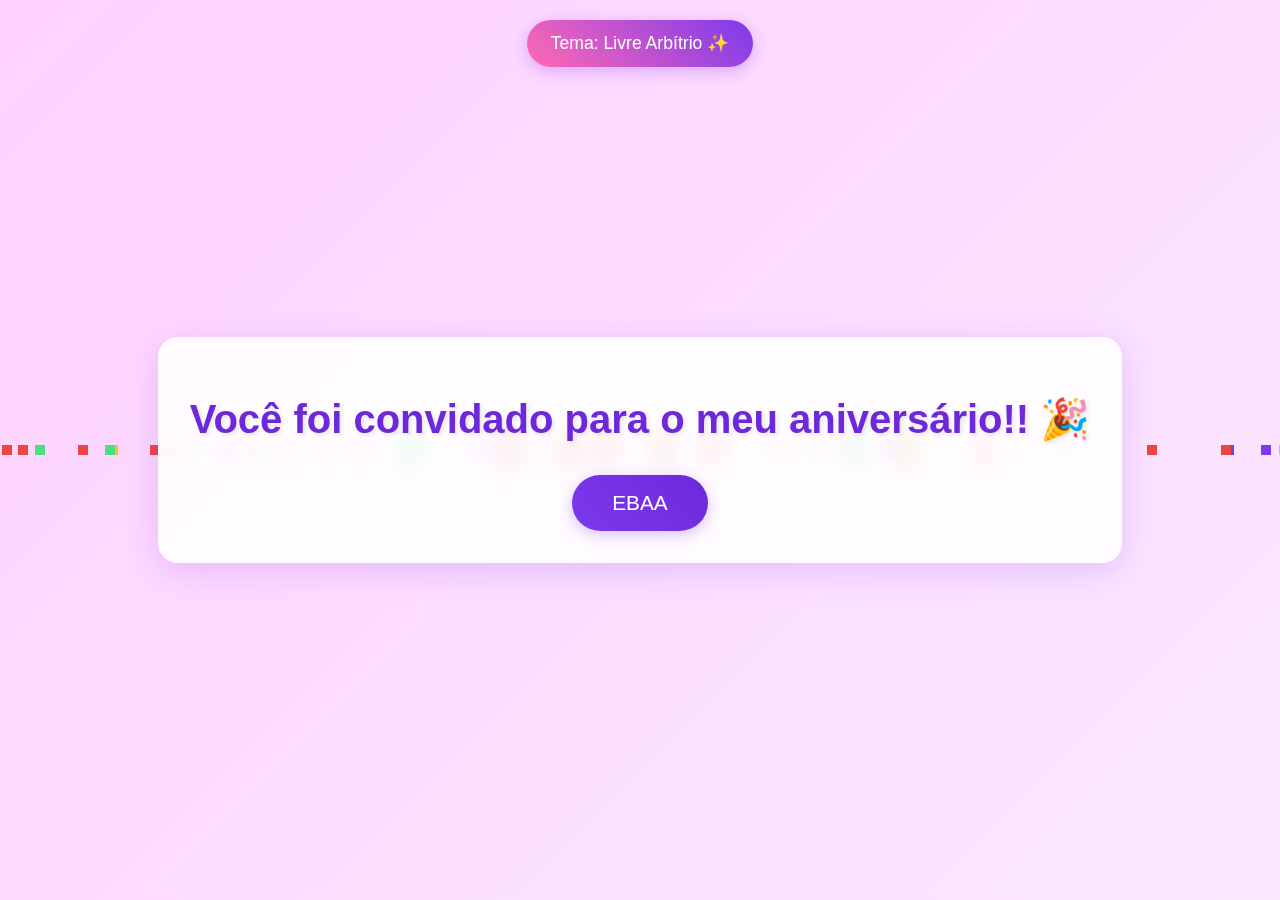
<file: aniver/index.html>
<!DOCTYPE html>
<html lang="pt-br">
<head>
    <meta charset="UTF-8">
    <meta name="viewport" content="width=device-width, initial-scale=1.0">
    <title>Convite de Aniversário</title>
    <link rel="stylesheet" href="https://cdnjs.cloudflare.com/ajax/libs/animate.css/4.1.1/animate.min.css">
    <style>
        body {
            display: flex;
            flex-direction: column;
            justify-content: center;
            align-items: center;
            min-height: 100vh;
            margin: 0;
            font-family: 'Comic Sans MS', cursive, sans-serif;
            background: linear-gradient(135deg, #ffd1ff 0%, #fae8ff 100%);
            overflow: hidden;
            position: relative;
        }

        .container {
            text-align: center;
            padding: 2rem;
            background: rgba(255, 255, 255, 0.9);
            border-radius: 20px;
            box-shadow: 0 8px 32px rgba(124, 58, 237, 0.2);
            backdrop-filter: blur(8px);
            z-index: 1;
        }

        h1 {
            color: #6d28d9;
            font-size: 2.5rem;
            text-align: center;
            margin-bottom: 2rem;
            text-shadow: 2px 2px 4px rgba(0, 0, 0, 0.1);
        }

        button {
            background: linear-gradient(45deg, #7c3aed, #6d28d9);
            color: #fff;
            border: none;
            border-radius: 50px;
            padding: 1rem 2.5rem;
            font-size: 1.3rem;
            cursor: pointer;
            transition: all 0.3s ease;
            font-family: 'Comic Sans MS', cursive, sans-serif;
            box-shadow: 0 4px 15px rgba(124, 58, 237, 0.3);
        }

        button:hover {
            transform: scale(1.05) rotate(-2deg);
            box-shadow: 0 6px 20px rgba(124, 58, 237, 0.4);
        }

        .balloon {
            position: absolute;
            width: 30px;
            height: 40px;
            background: #ff69b4;
            border-radius: 50%;
            animation: float 4s ease-in-out infinite;
            opacity: 0.7;
        }

        .balloon::before {
            content: '';
            position: absolute;
            bottom: -10px;
            left: 50%;
            transform: translateX(-50%);
            width: 2px;
            height: 15px;
            background: #666;
        }

        @keyframes float {
            0%, 100% { transform: translateY(0) rotate(0deg); }
            50% { transform: translateY(-20px) rotate(5deg); }
        }

        .confetti {
            position: absolute;
            width: 10px;
            height: 10px;
            background: #7c3aed;
            animation: confetti-fall 4s linear infinite;
        }

        @keyframes confetti-fall {
            0% { transform: translateY(-100vh) rotate(0deg); }
            100% { transform: translateY(100vh) rotate(360deg); }
        }

        .theme-alert {
            position: fixed;
            top: 20px;
            background: linear-gradient(45deg, #ff69b4, #7c3aed);
            color: white;
            padding: 0.8rem 1.5rem;
            border-radius: 50px;
            font-size: 1.1rem;
            box-shadow: 0 4px 15px rgba(124, 58, 237, 0.3);
            animation: slideDown 0.5s ease-out forwards, glow 2s infinite;
            z-index: 2;
        }

        @keyframes slideDown {
            from { transform: translateY(-50px); opacity: 0; }
            to { transform: translateY(0); opacity: 1; }
        }

        @keyframes glow {
            0%, 100% { box-shadow: 0 4px 15px rgba(124, 58, 237, 0.3); }
            50% { box-shadow: 0 4px 25px rgba(255, 105, 180, 0.5); }
        }

        @media (max-width: 600px) {
            h1 {
                font-size: 1.5rem;
            }
            button {
                font-size: 1rem;
                padding: 0.8rem 1.5rem;
            }
            .container {
                padding: 1rem;
                margin: 1rem;
            }
        }
    </style>
</head>
<body>
    <div class="theme-alert animate__animated animate__bounce">Tema: Livre Arbítrio ✨</div>
    <div class="container animate__animated animate__bounceIn">
        <h1 class="animate__animated animate__rubberBand">Você foi convidado para o meu aniversário!! 🎉</h1>
        <button onclick="window.location.href='info.html'" class="animate__animated animate__pulse animate__infinite">EBAA</button>
    </div>
    <script>
        // Adiciona balões e confetes aleatoriamente
        function createParticles() {
            const colors = ['#ff69b4', '#7c3aed', '#4ade80', '#fbbf24', '#ef4444'];
            
            // Cria balões
            for(let i = 0; i < 10; i++) {
                const balloon = document.createElement('div');
                balloon.className = 'balloon';
                balloon.style.left = Math.random() * 100 + 'vw';
                balloon.style.animationDelay = Math.random() * 2 + 's';
                balloon.style.background = colors[Math.floor(Math.random() * colors.length)];
                document.body.appendChild(balloon);
            }
            
            // Cria confetes
            for(let i = 0; i < 50; i++) {
                const confetti = document.createElement('div');
                confetti.className = 'confetti';
                confetti.style.left = Math.random() * 100 + 'vw';
                confetti.style.animationDelay = Math.random() * 4 + 's';
                confetti.style.background = colors[Math.floor(Math.random() * colors.length)];
                document.body.appendChild(confetti);
            }
        }

        createParticles();
    </script>
</body>
</html>
</file>
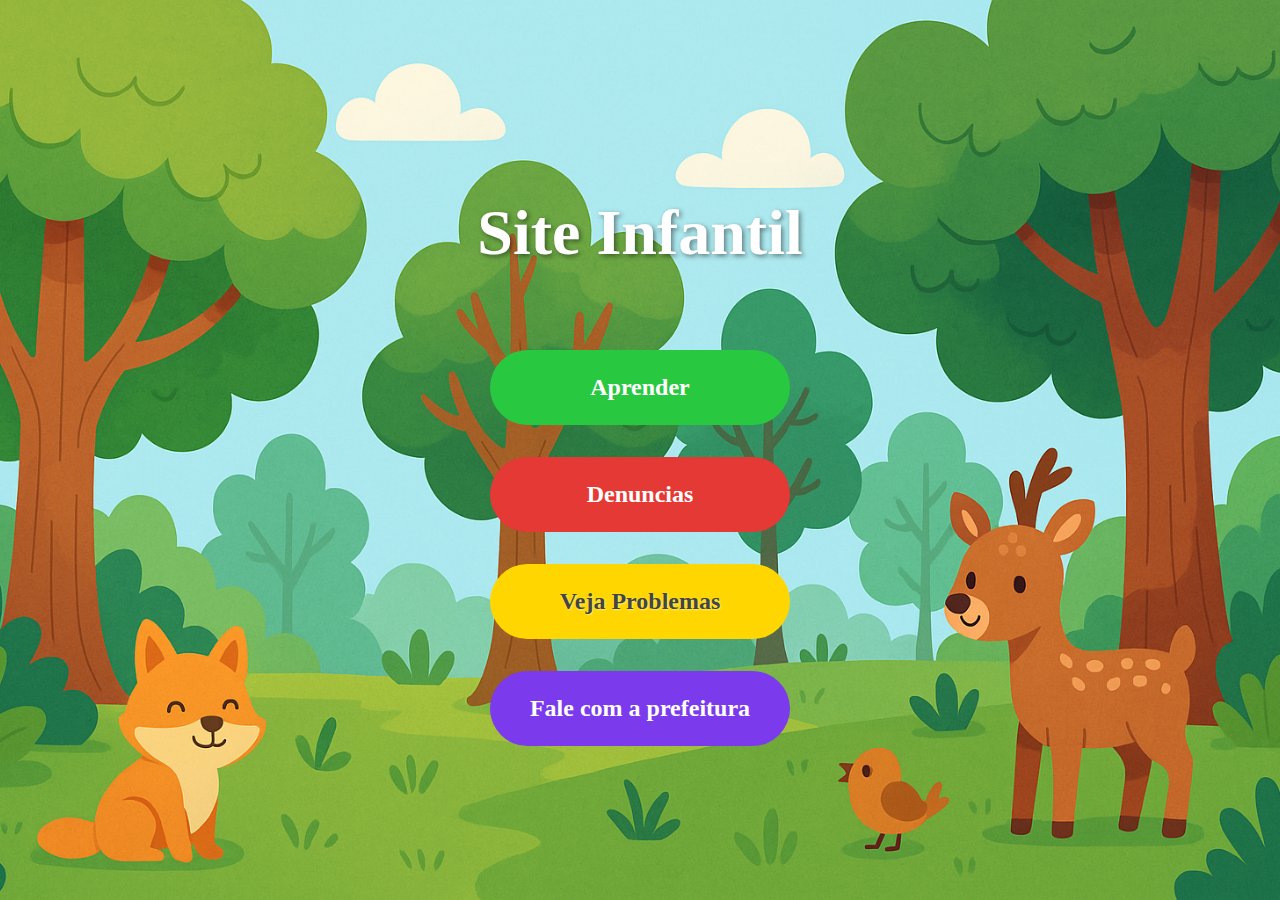
<file: SiteGoio/index.html>
<!DOCTYPE html>
<html lang="pt-BR">
<head>
    <meta charset="UTF-8">
    <title>Site Infantil</title>
    <style>
        body {
            background: url('funfofof.png') no-repeat center center fixed;
            background-size: cover;
            color: #fff;
            text-align: center;
            font-size: 2rem;
            height: 100vh;
            margin: 0;
            display: flex;
            flex-direction: column;
            justify-content: center;
            align-items: center;
        }
        h1 {
            margin-bottom: 40px;
            text-shadow: 2px 2px 5px #0007;
        }
        .button-group {
            display: flex;
            flex-direction: column;
            gap: 32px;
            flex-wrap: wrap;
            justify-content: center;
            margin-top: 40px;
        }
        .child-btn {
            font-size: 1.5rem;
            padding: 24px 40px;
            border: none;
            border-radius: 50px;
            color: #fff;
            font-weight: bold;
            cursor: pointer;
            transition: transform 0.2s, box-shadow 0.2s, filter 0.2s;
            text-decoration: none;
            display: block;
        }
        /* Individual button colors */
        .child-btn:nth-child(1) { 
            background: #28c940;       /* Verde Aprender */
        }
        .child-btn:nth-child(2) { 
            background: #e53935;       /* Vermelho Denuncias */
        }
        .child-btn:nth-child(3) { 
            background: #ffd600;       /* Amarelo Veja Problemas */
            color: #444;
            text-shadow: 1px 1px 2px #fff7, 0 0 1px #ff0;
        }
        .child-btn:nth-child(4) { 
            background: #7c3aed;       /* Roxo Fale com a prefeitura */
        }
        .child-btn:hover {
            transform: scale(1.10) rotate(-1deg);
            filter: brightness(1.01) saturate(1.1);
        }
    </style>
</head>
<body>
    <h1>Site Infantil</h1>
    <div class="button-group">
        <a href="aprender.html" class="child-btn">Aprender</a>
        <a href="denuncias.html" class="child-btn">Denuncias</a>
        <a href="veja-problemas.html" class="child-btn">Veja Problemas</a>
        <a href="fale-com-a-prefeitura.html" class="child-btn">Fale com a prefeitura</a>
    </div>
</body>
</html>
</file>
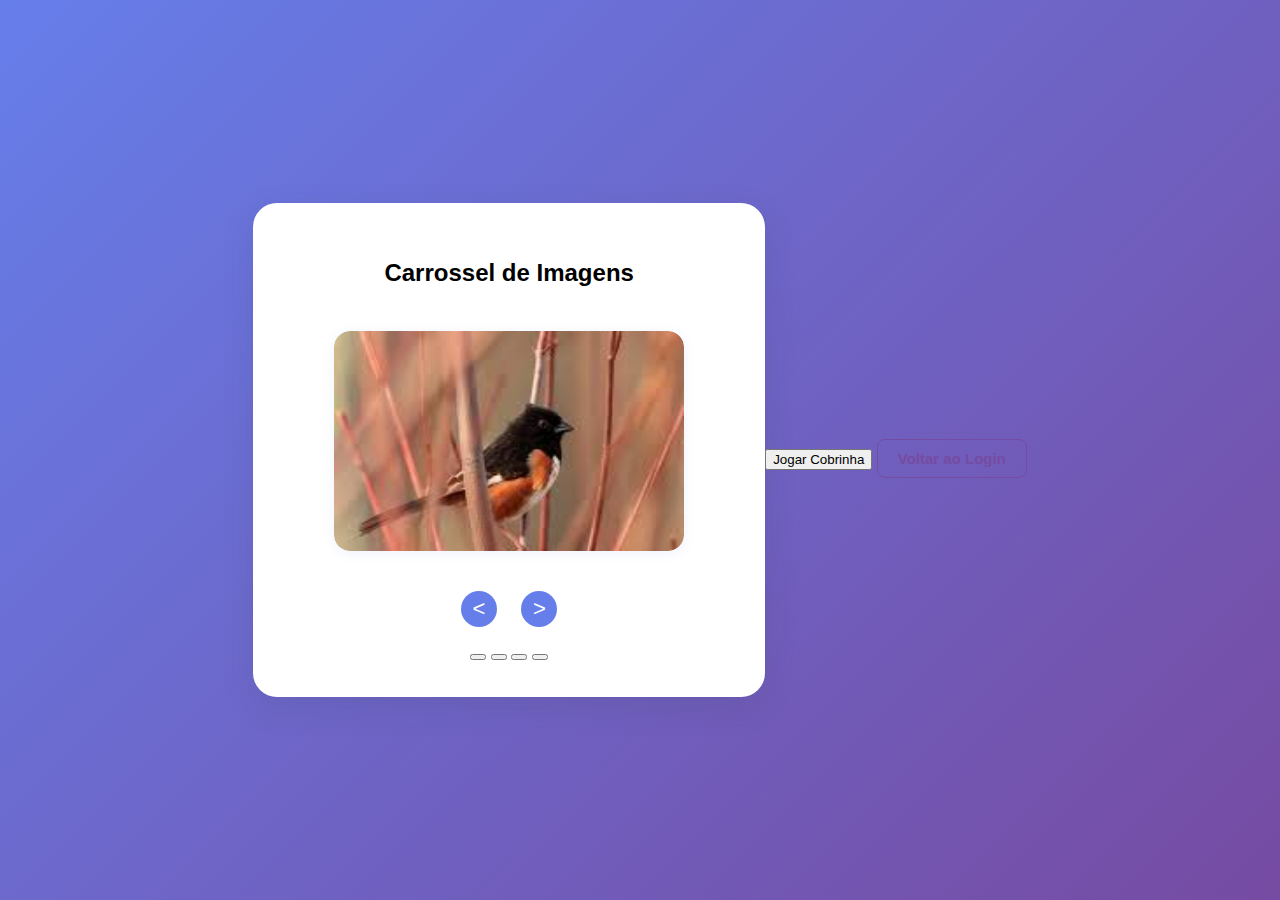
<file: carousel.html>
<!DOCTYPE html>
<html lang="pt-br">
<head>
    <meta charset="UTF-8">
    <meta name="viewport" content="width=device-width, initial-scale=1.0">
    <title>Carrossel de Imagens</title>
    <link rel="stylesheet" href="style.css">
</head>
<body>
    <div class="carousel-container">
        <h2>Carrossel de Imagens</h2>
        <div class="carousel" id="carousel">
            <img src="../img.png" alt="Imagem 1" class="carousel-img active">
            <img src="../img2.png" alt="Imagem 2" class="carousel-img">
            <img src="../img3.png" alt="Imagem 3" class="carousel-img">
            <img src="../img4.png" alt="Imagem 4" class="carousel-img">
        </div>
        <div class="carousel-controls">
            <button id="prevBtn" aria-label="Imagem anterior">&lt;</button>
            <button id="nextBtn" aria-label="Próxima imagem">&gt;</button>
        </div>
        <div class="carousel-dots">
            <button class="dot active" aria-label="Ir para imagem 1" data-slide="0"></button>
            <button class="dot" aria-label="Ir para imagem 2" data-slide="1"></button>
            <button class="dot" aria-label="Ir para imagem 3" data-slide="2"></button>
            <button class="dot" aria-label="Ir para imagem 4" data-slide="3"></button>
        </div>
    </div>
    <div class="navigation-buttons">
        <button class="snake-btn" onclick="window.location.href='snake.html'">Jogar Cobrinha</button>
        <button class="back-btn" onclick="window.location.href='index.html'">Voltar ao Login</button>
    </div>
    <script src="script.js"></script>
</body>
</html>
</file>
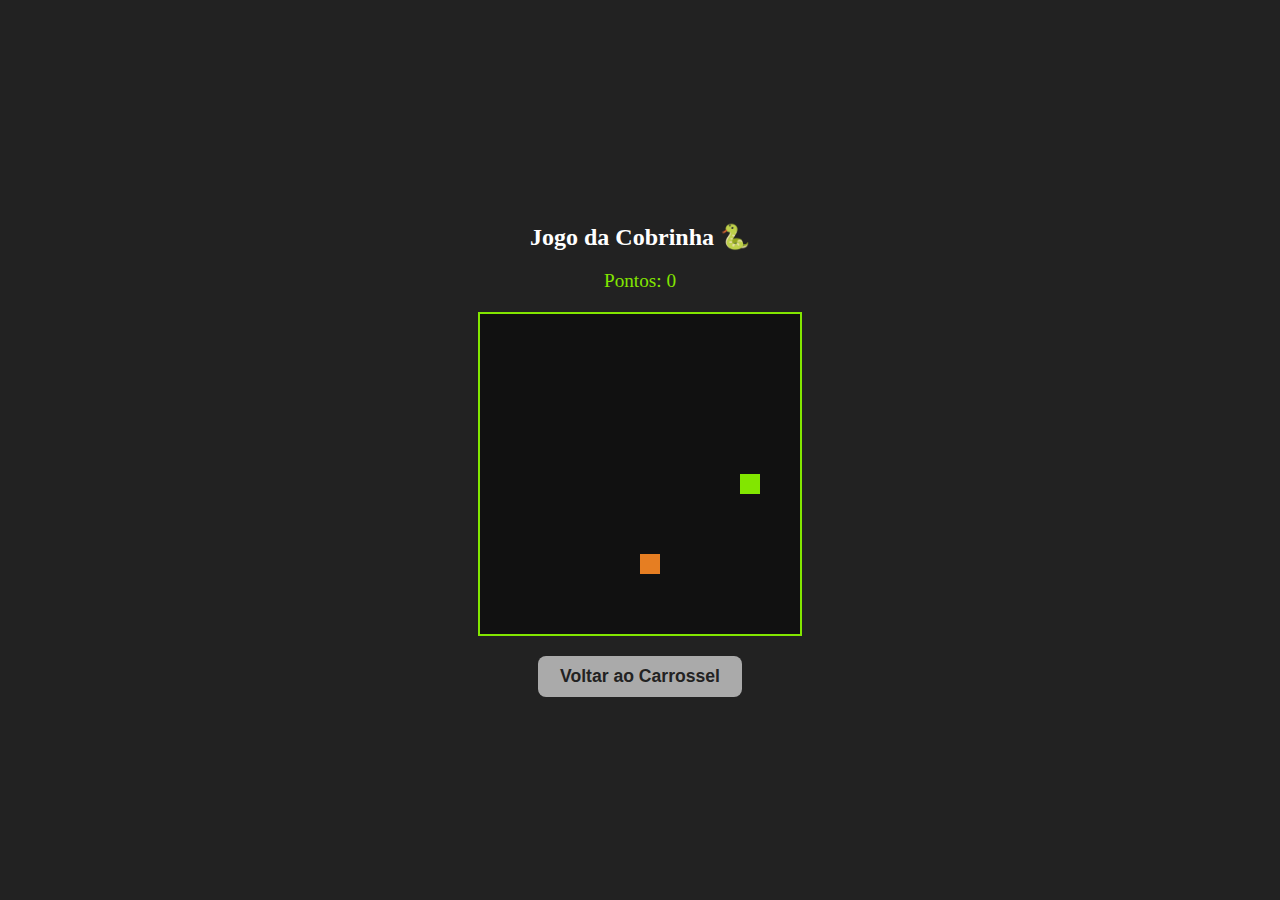
<file: snake.html>
<!DOCTYPE html>
<html lang="pt-br">
<head>
    <meta charset="UTF-8">
    <title>Mini Snake</title>
    <meta name="viewport" content="width=device-width, initial-scale=1.0">
    <style>
        body { display: flex; flex-direction: column; align-items: center; justify-content: center; min-height: 100vh; background: #222; margin: 0; }
        h2 { color: #fff; }
        #gameCanvas { background: #111; border: 2px solid #82e600; display: block; margin-bottom: 20px; }
        .back-btn {
            padding: 10px 22px;
            background-color: #aaa;
            font-weight: bold;
            color: #222;
            border: none;
            border-radius: 8px;
            cursor: pointer;
            font-size: 1.1em;
        }
        .back-btn:hover {
            background-color: #858585;
        }
        #score { color: #82e600; font-size: 1.2em; margin-bottom: 20px;}
    </style>
</head>
<body>
    <h2>Jogo da Cobrinha 🐍</h2>
    <div id="score">Pontos: 0</div>
    <canvas id="gameCanvas" width="320" height="320"></canvas>
    <button class="back-btn" onclick="window.location.href='carousel.html'">Voltar ao Carrossel</button>
    <script>
        const canvas = document.getElementById("gameCanvas");
        const ctx = canvas.getContext("2d");
        const box = 20;
        let snake = [{x: 8*box, y: 8*box}];
        let direction = "RIGHT";
        let food = spawnFood();
        let score = 0;
        let gameInterval;

        function spawnFood() {
            return {
                x: Math.floor(Math.random() * 16) * box,
                y: Math.floor(Math.random() * 16) * box
            };
        }

        document.addEventListener("keydown", updateDirection);

        function updateDirection(event) {
            const key = event.key;
            if ((key === "ArrowLeft" || key === "a") && direction !== "RIGHT") direction = "LEFT";
            else if ((key === "ArrowUp" || key === "w") && direction !== "DOWN") direction = "UP";
            else if ((key === "ArrowRight" || key === "d") && direction !== "LEFT") direction = "RIGHT";
            else if ((key === "ArrowDown" || key === "s") && direction !== "UP") direction = "DOWN";
        }

        function draw() {
            ctx.fillStyle = "#111";
            ctx.fillRect(0, 0, 320, 320);

            // Draw Snake
            for (let i = 0; i < snake.length; i++) {
                ctx.fillStyle = i === 0 ? "#82e600" : "#fff";
                ctx.fillRect(snake[i].x, snake[i].y, box, box);
            }

            // Draw Food
            ctx.fillStyle = "#e67e22";
            ctx.fillRect(food.x, food.y, box, box);

            // Old head for movement
            let snakeX = snake[0].x;
            let snakeY = snake[0].y;

            // Move head
            if (direction === "LEFT") snakeX -= box;
            if (direction === "RIGHT") snakeX += box;
            if (direction === "UP") snakeY -= box;
            if (direction === "DOWN") snakeY += box;

            // Check collision with food
            if (snakeX === food.x && snakeY === food.y) {
                score++;
                document.getElementById("score").innerText = "Pontos: " + score;
                food = spawnFood();
            } else {
                // Remove tail
                snake.pop();
            }

            // New head
            const newHead = { x: snakeX, y: snakeY };

            // Check collision with wall or itself
            if (
                snakeX < 0 || snakeX >= 320 ||
                snakeY < 0 || snakeY >= 320 ||
                collision(newHead, snake)
            ) {
                clearInterval(gameInterval);
                ctx.fillStyle = "#e60000";
                ctx.font = "24px Arial";
                ctx.fillText("Game Over!", 78, 160);
                return;
            }

            // Add head
            snake.unshift(newHead);
        }

        function collision(head, arr) {
            for (let i = 0; i < arr.length; i++) {
                if (head.x === arr[i].x && head.y === arr[i].y) {
                    return true;
                }
            }
            return false;
        }

        function startGame() {
            snake = [{x: 8*box, y: 8*box}];
            direction = "RIGHT";
            food = spawnFood();
            score = 0;
            document.getElementById("score").innerText = "Pontos: 0";
            clearInterval(gameInterval);
            gameInterval = setInterval(draw, 110);
        }

        startGame();
    </script>
</body>
</html>
</file>
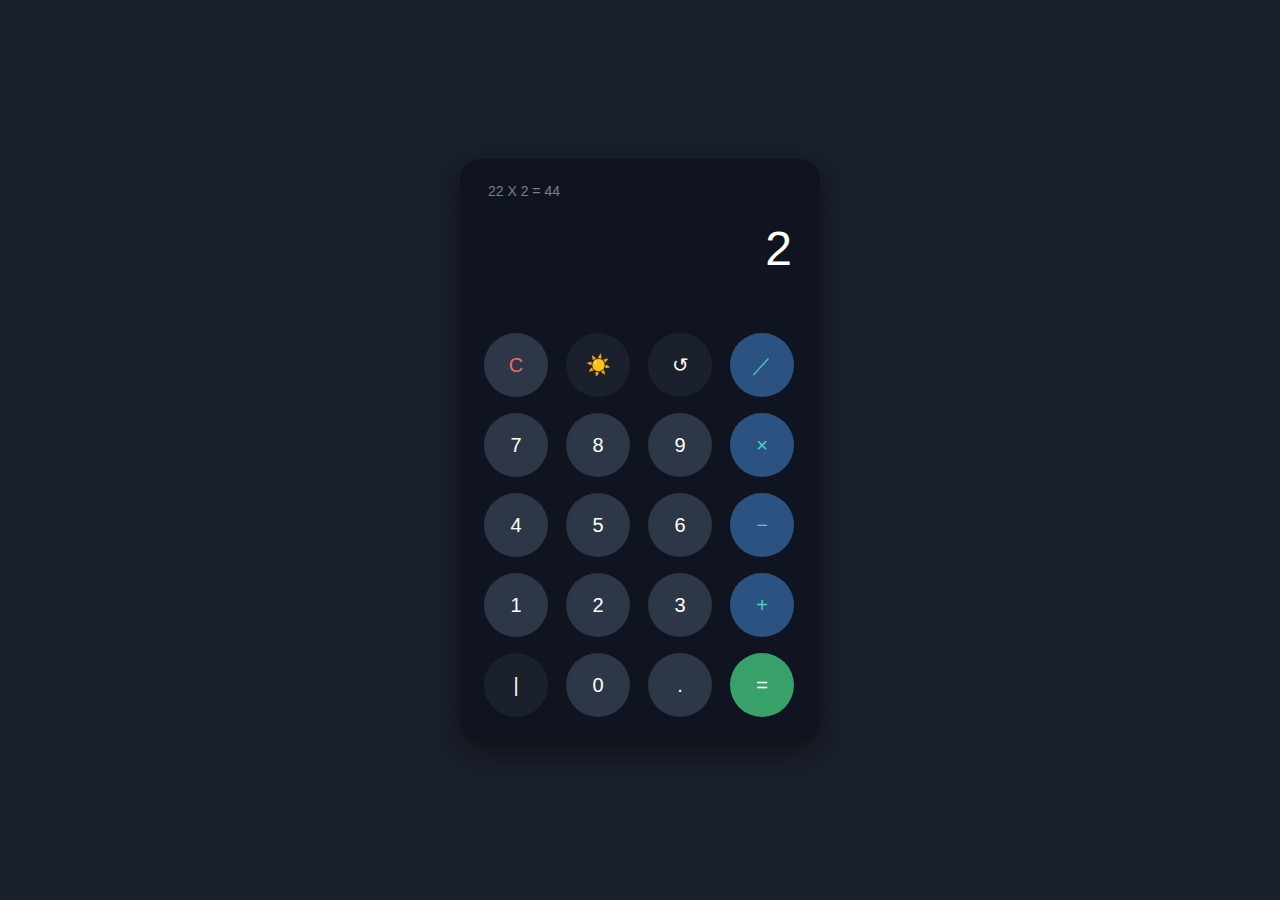
<file: teste.html>
<!DOCTYPE html>
<html lang="pt-br">
<head>
    <meta charset="UTF-8">
    <meta name="viewport" content="width=device-width, initial-scale=1.0">
    <title>Calculadora Dark/Light com Histórico Extendido</title>
    <style>
        * {margin:0;padding:0;box-sizing:border-box;font-family:'Segoe UI',Arial,sans-serif;}
        body {
            display:flex;
            justify-content:center;
            align-items:center;
            min-height:100vh;
            background-color:#1a202c;
            transition:background 0.3s;
        }
        .calculator-container {
            display:flex;
            flex-direction:row;
            gap:12px;
        }
        .calculator {
            width:360px;
            background-color:#0f1420;
            border-radius:20px;
            overflow:hidden;
            box-shadow:0 10px 30px rgba(0,0,0,0.5);
            padding:24px;
            transition:background 0.3s;
        }
        .history {
            height:30px;
            color:#718096;
            text-align:left;
            font-size:14px;
            padding:0 4px;
            margin-bottom:8px;
        }
        .display {
            height:80px;
            color:white;
            text-align:right;
            font-size:48px;
            font-weight:300;
            padding:0 4px;
            margin-bottom:32px;
            overflow:hidden;
            text-overflow:ellipsis;
        }
        .buttons {
            display:grid;
            grid-template-columns:repeat(4,1fr);
            grid-gap:16px;
        }
        .button {
            background-color:#2d3748;
            border:none;
            color:white;
            width:64px;
            height:64px;
            border-radius:50%;
            display:flex;
            justify-content:center;
            align-items:center;
            font-size:20px;
            cursor:pointer;
            user-select:none;
            transition:all 0.2s;
        }
        .button:active {transform:scale(0.95);}
        .button:focus {outline:none;}
        .button:hover {background-color:#4a5568;}
        .function {background-color:#1a202c;}
        .function:hover {background-color:#2d3748;animation:pulse 1.5s infinite;transform:translateY(-3px);box-shadow:0 5px 10px rgba(0,0,0,0.3);}
        .clear {color:#f56565;}
        .operation {background-color:#2c5282;color:#4fd1c5;}
        .operation:hover {background-color:#2b6cb0;animation:pulse 1.5s infinite;transform:translateY(-3px);box-shadow:0 5px 10px rgba(0,0,0,0.3);}
        .equals {background-color:#38a169;}
        .equals:hover {background-color:#48bb78;animation:pulse 1.5s infinite;transform:translateY(-3px);box-shadow:0 5px 10px rgba(0,0,0,0.3);}
        @keyframes pulse {
            0%{box-shadow:0 0 0 0 rgba(255,255,255,0.4);}
            70%{box-shadow:0 0 0 6px rgba(255,255,255,0);}
            100%{box-shadow:0 0 0 0 rgba(255,255,255,0);}
        }
        .button:hover {
            animation: pulse 1.5s infinite;
            transform: translateY(-3px);
            box-shadow: 0 5px 10px rgba(0,0,0,0.3);
        }
        /* Tema Claro */
        body.light {
            background: #ececec;
        }
        body.light .calculator {
            background: #fafbfc;
        }
        body.light .display {
            color: #212529;
        }
        body.light .history {
            color: #a3a3a3;
        }
        body.light .button {
            background-color: #e0e0e0;
            color: #212529;
        }
        body.light .function {
            background-color: #fafbfc;
        }
        body.light .operation {
            background-color: #e0c63a;
            color: #000;
        }
        body.light .equals {
            background-color: #50fa7b;
            color: #000;
        }
        body.light .button:hover {
            background-color: #d6d6d6;
        }
        body.light .operation:hover {
            background-color: #f5e16b;
        }
        body.light .function:hover {
            background-color: #f3f3f3;
        }
        /* Painel lateral de histórico */
        .side-history {
            min-width:270px;
            background:#23293a;
            color:white;
            border-radius:16px;
            padding:18px 12px;
            box-shadow:0 5px 20px rgba(0,0,0,0.5);
            display:none;
            flex-direction:column;
            align-items:flex-start;
            height:392px;
            margin-right:8px;
            overflow-y:auto;
            transition:.3s;
            font-size:17px;
        }
        .side-history.visible {
            display:flex;
            animation:showHistorySlide .2s ease;
        }
        @keyframes showHistorySlide {
            from {transform:translateX(-60px);opacity:.2;}
            to   {transform:translateX(0);opacity:1;}
        }
        .side-history h3 {
            font-size:20px;
            margin-bottom:7px;
            font-weight: 600;
        }
        .history-list {
            list-style:none;
            padding:0;
            width:100%;
        }
        .history-list li {
            margin-bottom:8px;
            border-bottom:1px solid #3a4156;
            padding-bottom:2px;
            word-break: break-all;
        }
        .side-history .close-btn {
            align-self:flex-end;
            margin-bottom:6px;
            background:none;
            border:none;
            color:#f56565;
            font-size:18px;
            cursor:pointer;
        }
        body.light .side-history {
            background:#f9fafb;
            color:#232323;
            box-shadow:0 4px 20px rgba(60,60,60,0.12);
        }
        body.light .side-history li {
            border-bottom:1px solid #e0e0e0;
        }
        body.light .side-history .close-btn {
            color:#c53030;
        }
    </style>
</head>
<body>
    <div class="calculator-container">
        <aside class="side-history" id="sideHistory">
            <button class="close-btn" title="Fechar histórico" onclick="document.getElementById('sideHistory').classList.remove('visible')">×</button>
            <h3>Histórico</h3>
            <ul class="history-list" id="historyList"></ul>
        </aside>
        <div class="calculator">
            <div class="history" id="history">22 X 2 = 44</div>
            <div class="display" id="display">2</div>
            <div class="buttons">
                <!-- Primeira linha -->
                <button class="button clear" data-action="clear">C</button>
                <button class="button function" data-action="theme">☀️</button>
                <button class="button function" data-action="history">↺</button>
                <button class="button operation" data-operation="/">／</button>
                
                <!-- Segunda linha -->
                <button class="button" data-number="7">7</button>
                <button class="button" data-number="8">8</button>
                <button class="button" data-number="9">9</button>
                <button class="button operation" data-operation="*">×</button>
                
                <!-- Terceira linha -->
                <button class="button" data-number="4">4</button>
                <button class="button" data-number="5">5</button>
                <button class="button" data-number="6">6</button>
                <button class="button operation" data-operation="-">−</button>
                
                <!-- Quarta linha -->
                <button class="button" data-number="1">1</button>
                <button class="button" data-number="2">2</button>
                <button class="button" data-number="3">3</button>
                <button class="button operation" data-operation="+">+</button>
                
                <!-- Quinta linha -->
                <button class="button function" data-action="negate">|</button>
                <button class="button" data-number="0">0</button>
                <button class="button" data-decimal>.</button>
                <button class="button equals" data-equals>=</button>
            </div>
        </div>
    </div>
    <script>
        class Calculator {
            constructor(displayElement, historyElement) {
                this.displayElement = displayElement;
                this.historyElement = historyElement;
                this.displayValue = '2';
                this.firstOperand = null;
                this.waitingForSecondOperand = false;
                this.operator = null;
                this.history = '22 X 2 = 44';
                // Historico extendido
                this.fullHistory = [this.history];
                this.updateDisplay();
            }
            updateDisplay() {
                this.displayElement.textContent = this.displayValue;
                this.historyElement.textContent = this.history;
            }
            inputDigit(digit) {
                if (this.waitingForSecondOperand) {
                    this.displayValue = digit;
                    this.waitingForSecondOperand = false;
                } else {
                    this.displayValue = this.displayValue === '0' ? digit : this.displayValue + digit;
                }
                this.updateDisplay();
            }
            inputDecimal() {
                if (this.waitingForSecondOperand) {
                    this.displayValue = '0.';
                    this.waitingForSecondOperand = false;
                    this.updateDisplay();
                    return;
                }
                if (!this.displayValue.includes('.')) {
                    this.displayValue += '.';
                    this.updateDisplay();
                }
            }
            handleOperator(nextOperator) {
                const inputValue = parseFloat(this.displayValue);
                if (this.operator && this.waitingForSecondOperand) {
                    this.operator = nextOperator;
                    return;
                }
                if (this.firstOperand === null && !isNaN(inputValue)) {
                    this.firstOperand = inputValue;
                } else if (this.operator) {
                    const result = this.calculate(this.firstOperand, inputValue, this.operator);
                    this.history = `${this.firstOperand} ${this.getOperatorSymbol(this.operator)} ${inputValue} = ${result}`;
                    this.displayValue = `${result}`;
                    this.firstOperand = result;
                    // Adiciona no histórico extendido
                    this.addToHistory(this.history);
                }
                this.waitingForSecondOperand = true;
                this.operator = nextOperator;
                this.updateDisplay();
            }
            getOperatorSymbol(op) {
                switch(op) {
                    case '+': return '+';
                    case '-': return '−';
                    case '*': return '×';
                    case '/': return '÷';
                    default: return op;
                }
            }
            calculate(firstOperand, secondOperand, operator) {
                switch(operator) {
                    case '+':
                        return firstOperand + secondOperand;
                    case '-':
                        return firstOperand - secondOperand;
                    case '*':
                        return firstOperand * secondOperand;
                    case '/':
                        return secondOperand !== 0 ? firstOperand / secondOperand : 'Error';
                    default:
                        return secondOperand;
                }
            }
            resetCalculator() {
                this.displayValue = '0';
                this.firstOperand = null;
                this.waitingForSecondOperand = false;
                this.operator = null;
                this.updateDisplay();
            }
            negate() {
                const value = parseFloat(this.displayValue);
                this.displayValue = `${-value}`;
                this.updateDisplay();
            }
            addToHistory(entry) {
                this.fullHistory.push(entry);
                if (this.fullHistory.length > 50) this.fullHistory.shift();
                sessionStorage.setItem('calcHistory', JSON.stringify(this.fullHistory));
            }
            loadHistory() {
                const hist = sessionStorage.getItem('calcHistory');
                if (hist) {
                    this.fullHistory = JSON.parse(hist);
                }
            }
        }
        // Selecionando elementos
        const display = document.getElementById('display');
        const history = document.getElementById('history');
        const keys = document.querySelector('.buttons');
        const sideHistory = document.getElementById("sideHistory");
        const historyList = document.getElementById("historyList");
        // Criando calculadora
        const calculator = new Calculator(display, history);
        calculator.loadHistory();
        // Atualiza histórico lateral se estiver visível ao carregar
        function updateSideHistory() {
            historyList.innerHTML = '';
            calculator.fullHistory.forEach(item => {
                const li = document.createElement('li');
                li.textContent = item;
                historyList.appendChild(li);
            });
        }
        // Adicionando eventos aos botões
        keys.addEventListener('click', event => {
            const { target } = event;
            if (!target.matches('button')) return;
            // Números
            if (target.hasAttribute('data-number')) {
                calculator.inputDigit(target.getAttribute('data-number'));
                return;
            }
            // Operadores
            if (target.hasAttribute('data-operation')) {
                calculator.handleOperator(target.getAttribute('data-operation'));
                document.querySelectorAll('.operation').forEach(btn => {btn.style.backgroundColor='';});
                target.style.backgroundColor='#2b6cb0';
                return;
            }
            // Decimal
            if (target.hasAttribute('data-decimal')) {
                calculator.inputDecimal();
                return;
            }
            // Igual
            if (target.hasAttribute('data-equals')) {
                calculator.handleOperator(null);
                return;
            }
            // Ações: clear / negate / theme / history
            if (target.hasAttribute('data-action')) {
                const action = target.getAttribute('data-action');
                if (action==='clear') {
                    calculator.resetCalculator();
                } else if(action==='negate') {
                    calculator.negate();
                } else if(action==='theme') {
                    document.body.classList.toggle('light');
                } else if(action==='history') {
                    updateSideHistory();
                    sideHistory.classList.toggle('visible');
                }
            }
        });
        // Suporte ao teclado
        document.addEventListener('keydown', event => {
            const { key } = event;
            if(/\d/.test(key)) {event.preventDefault();calculator.inputDigit(key);}
            if(key==='+'||key==='-'||key==='*'||key==='/'){event.preventDefault();calculator.handleOperator(key);}
            if(key==='='||key==='Enter'){event.preventDefault();calculator.handleOperator(null);}
            if(key==='.') {event.preventDefault();calculator.inputDecimal();}
            if(key==='Escape'||key==='Delete'||key==='Backspace'){event.preventDefault();calculator.resetCalculator();}
            // Ctrl+H para abrir histórico lateral
            if(event.ctrlKey && key.toLowerCase()==='h') {
                updateSideHistory();
                sideHistory.classList.add('visible');
            }
            // Ctrl+L alterna tema
            if(event.ctrlKey && key.toLowerCase()==='l') {
                document.body.classList.toggle('light');
            }
        });
        // Fechar histórico lateral ao clicar fora
        sideHistory.addEventListener('click',function(e){
            if(e.target.classList.contains('side-history')) {
                sideHistory.classList.remove('visible');
            }
        });
    </script>
</body>
</html>
</file>
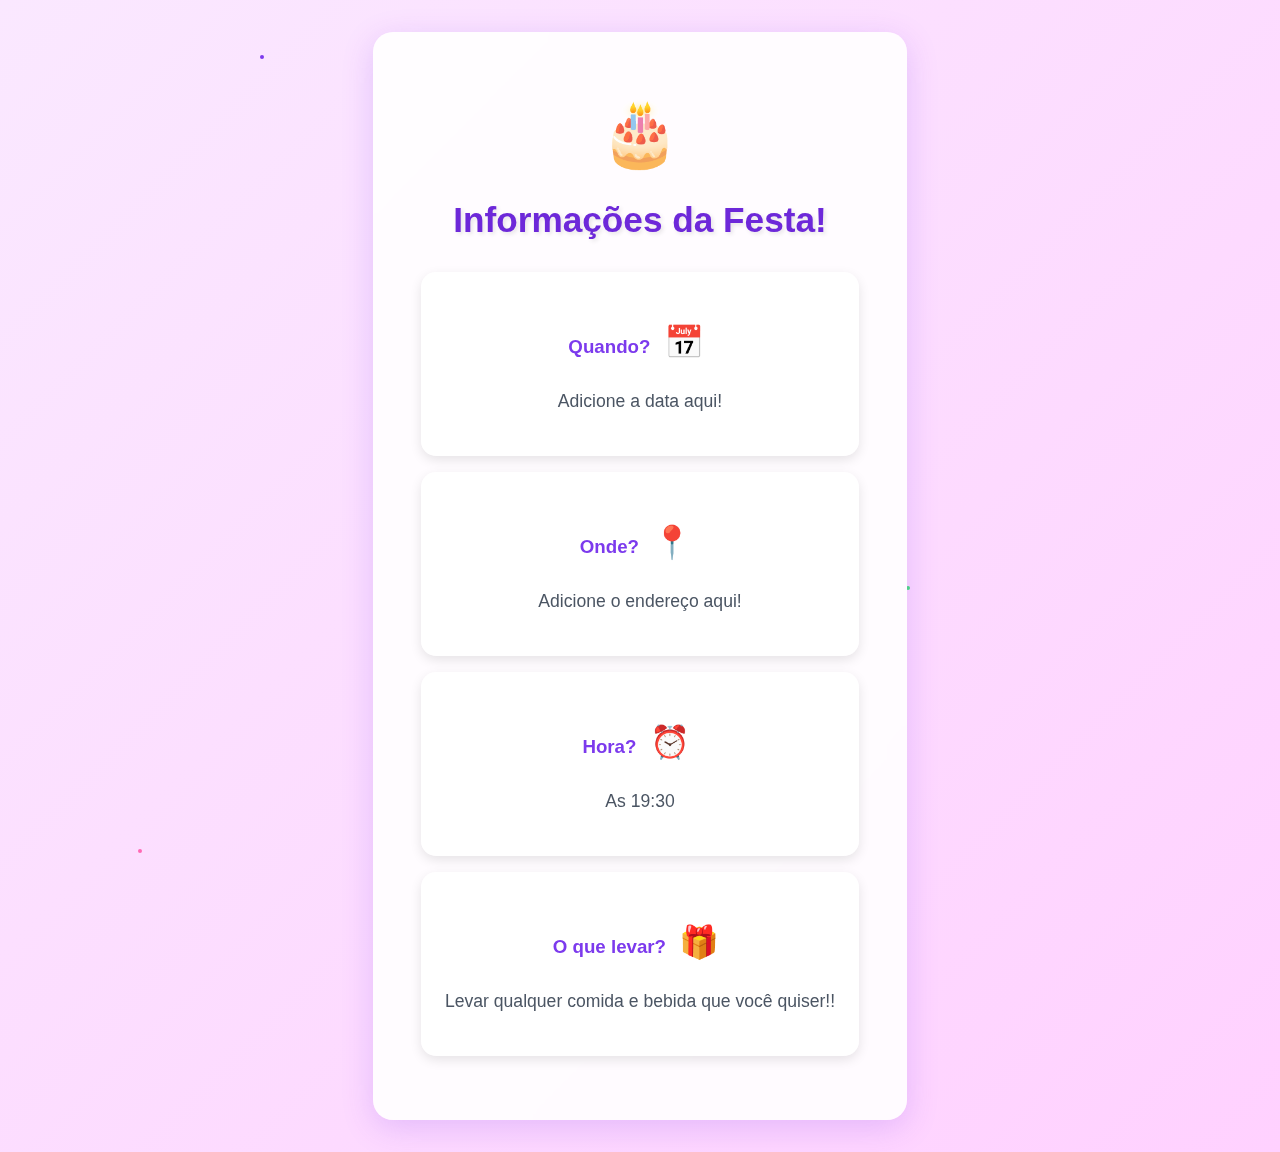
<file: aniver/info.html>
<!DOCTYPE html>
<html lang="pt-br">
<head>
    <meta charset="UTF-8">
    <meta name="viewport" content="width=device-width, initial-scale=1.0">
    <title>Informações do Aniversário</title>
    <link rel="stylesheet" href="https://cdnjs.cloudflare.com/ajax/libs/animate.css/4.1.1/animate.min.css">
    <style>
        body {
            display: flex;
            flex-direction: column;
            justify-content: center;
            align-items: center;
            min-height: 100vh;
            margin: 0;
            font-family: 'Comic Sans MS', cursive, sans-serif;
            background: linear-gradient(135deg, #fae8ff 0%, #ffd1ff 100%);
            overflow: hidden;
            position: relative;
        }

        .container {
            text-align: center;
            padding: 3rem;
            background: rgba(255, 255, 255, 0.9);
            border-radius: 20px;
            box-shadow: 0 8px 32px rgba(124, 58, 237, 0.2);
            backdrop-filter: blur(8px);
            z-index: 1;
            max-width: 800px;
            margin: 2rem;
        }

        h2 {
            color: #6d28d9;
            font-size: 2.2rem;
            margin-bottom: 2rem;
            text-shadow: 2px 2px 4px rgba(0, 0, 0, 0.1);
        }

        .info-card {
            background: rgba(255, 255, 255, 0.8);
            padding: 1.5rem;
            border-radius: 15px;
            margin: 1rem 0;
            box-shadow: 0 4px 12px rgba(0, 0, 0, 0.1);
            transform-origin: center;
            animation: cardAppear 0.5s ease-out forwards;
        }

        .info-card h3 {
            color: #7c3aed;
            margin-bottom: 0.5rem;
        }

        .info-card p {
            color: #4b5563;
            font-size: 1.1rem;
            line-height: 1.6;
        }

        .cake {
            font-size: 4rem;
            margin: 1rem 0;
            animation: bounce 2s infinite;
        }

        .gift {
            font-size: 2rem;
            margin: 0.5rem;
            display: inline-block;
            animation: shake 3s infinite;
        }

        @keyframes cardAppear {
            from {
                opacity: 0;
                transform: translateY(20px);
            }
            to {
                opacity: 1;
                transform: translateY(0);
            }
        }

        @keyframes bounce {
            0%, 100% { transform: translateY(0); }
            50% { transform: translateY(-20px); }
        }

        @keyframes shake {
            0%, 100% { transform: rotate(0); }
            25% { transform: rotate(-10deg); }
            75% { transform: rotate(10deg); }
        }

        .sparkles {
            position: absolute;
            pointer-events: none;
        }

        .sparkle {
            position: absolute;
            background: #ffd700;
            width: 4px;
            height: 4px;
            border-radius: 50%;
            animation: sparkle 1.5s linear infinite;
        }

        @keyframes sparkle {
            0% { transform: scale(0) rotate(0deg); opacity: 0; }
            50% { transform: scale(1) rotate(180deg); opacity: 1; }
            100% { transform: scale(0) rotate(360deg); opacity: 0; }
        }

        @media (max-width: 600px) {
            .container {
                padding: 1.5rem;
                margin: 1rem;
            }
            h2 {
                font-size: 1.5rem;
            }
            .info-card {
                padding: 1rem;
            }
            .info-card p {
                font-size: 1rem;
            }
            .cake {
                font-size: 3rem;
            }
        }
    </style>
</head>
<body>
    <div class="container animate__animated animate__fadeIn">
        <div class="cake">🎂</div>
        <h2 class="animate__animated animate__bounceIn">Informações da Festa!</h2>
        
        <div class="info-card">
            <h3>Quando? <span class="gift">📅</span></h3>
            <p>Adicione a data aqui!</p>
        </div>
        
        <div class="info-card">
            <h3>Onde? <span class="gift">📍</span></h3>
            <p>Adicione o endereço aqui!</p>
        </div>
        
        <div class="info-card">
            <h3>Hora? <span class="gift">⏰</span></h3>
            <p>As 19:30</p>
        </div>
        
        <div class="info-card">
            <h3>O que levar? <span class="gift">🎁</span></h3>
            <p>Levar qualquer comida e bebida que você quiser!!</p>
        </div>
    </div>

    <script>
        function createSparkles() {
            const colors = ['#ffd700', '#ff69b4', '#7c3aed', '#4ade80'];
            
            setInterval(() => {
                const sparkle = document.createElement('div');
                sparkle.className = 'sparkle';
                sparkle.style.left = Math.random() * 100 + 'vw';
                sparkle.style.top = Math.random() * 100 + 'vh';
                sparkle.style.background = colors[Math.floor(Math.random() * colors.length)];
                document.body.appendChild(sparkle);
                
                setTimeout(() => {
                    sparkle.remove();
                }, 1500);
            }, 200);
        }

        createSparkles();
    </script>
</body>
</html>
</file>
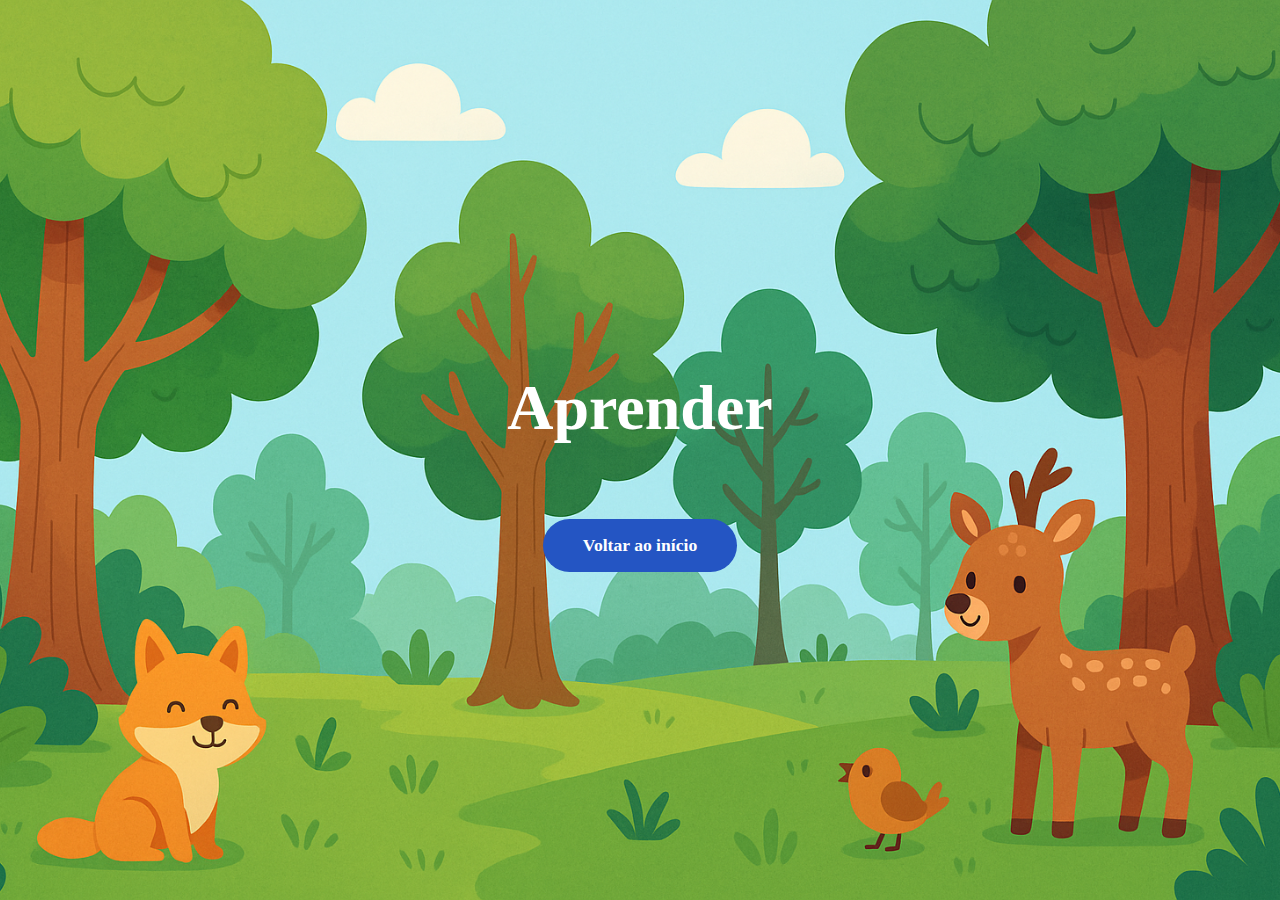
<file: SiteGoio/aprender.html>
<!DOCTYPE html>
<html lang="pt-BR">
<head>
    <meta charset="UTF-8">
    <title>Aprender</title>
    <style>
        body {
            background: url('funfofof.png') center center / cover no-repeat fixed;
            color: #fff;
            text-align: center;
            font-size: 2rem;
            height: 100vh;
            margin: 0;
            display: flex;
            flex-direction: column;
            justify-content: center;
            align-items: center;
        }
        .voltar-btn {
            margin-top: 32px;
            font-size: 1.1rem;
            padding: 1rem 2.5rem;
            border: none;
            border-radius: 30px;
            background: #2455c3;
            color: #fff;
            font-weight: bold;
            cursor: pointer;
            text-decoration: none;
        }
    </style>
</head>
<body>
    <h1>Aprender</h1>
    <a class="voltar-btn" href="index.html">Voltar ao início</a>
</body>
</html>
</file>
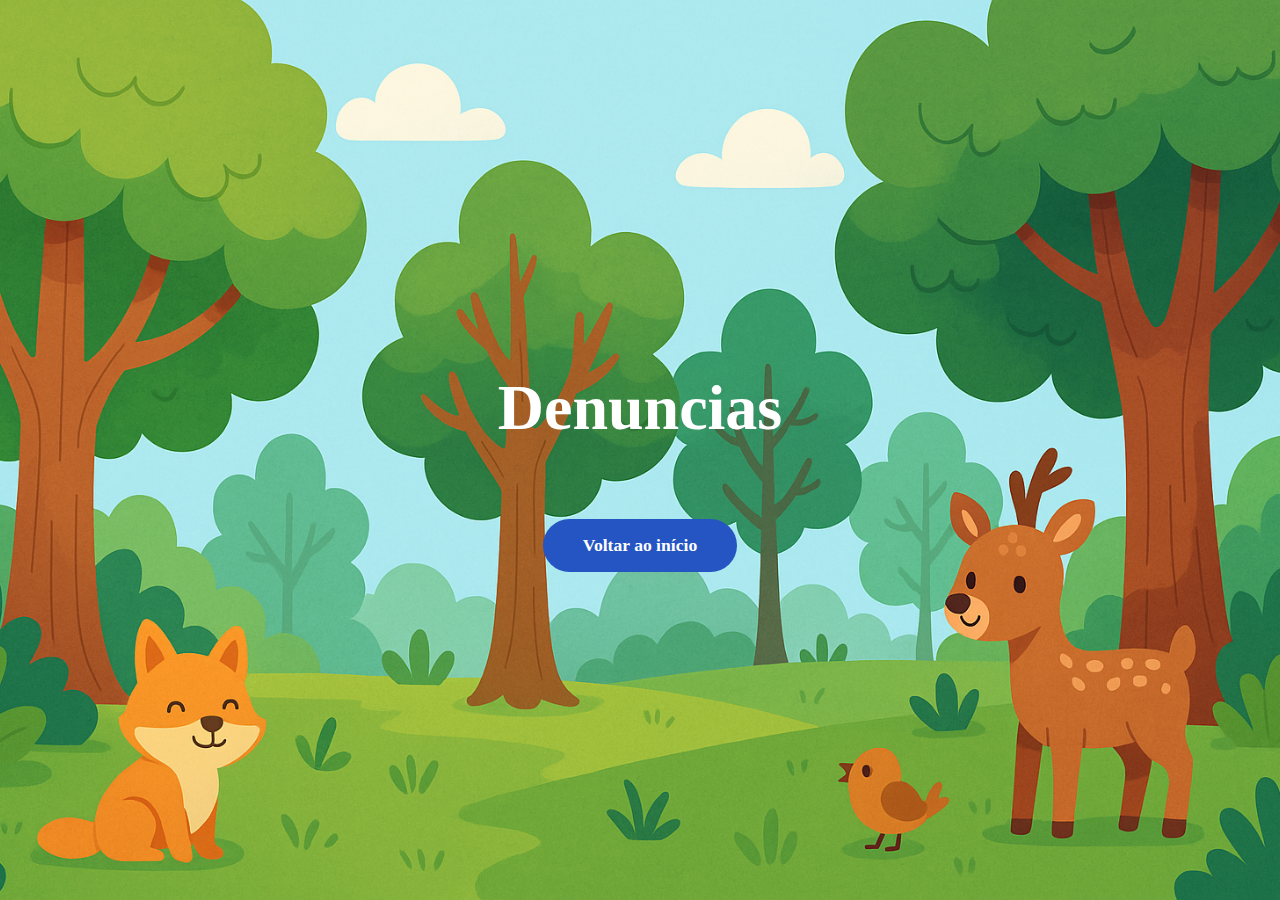
<file: SiteGoio/denuncias.html>
<!DOCTYPE html>
<html lang="pt-BR">
<head>
    <meta charset="UTF-8">
    <title>Denuncias</title>
    <style>
        body {
            background: url('funfofof.png') center center / cover no-repeat fixed;
            color: #fff;
            text-align: center;
            font-size: 2rem;
            height: 100vh;
            margin: 0;
            display: flex;
            flex-direction: column;
            justify-content: center;
            align-items: center;
        }
        .voltar-btn {
            margin-top: 32px;
            font-size: 1.1rem;
            padding: 1rem 2.5rem;
            border: none;
            border-radius: 30px;
            background: #2455c3;
            color: #fff;
            font-weight: bold;
            cursor: pointer;
            text-decoration: none;
        }
    </style>
</head>
<body>
    <h1>Denuncias</h1>
    <a class="voltar-btn" href="index.html">Voltar ao início</a>
</body>
</html>
</file>
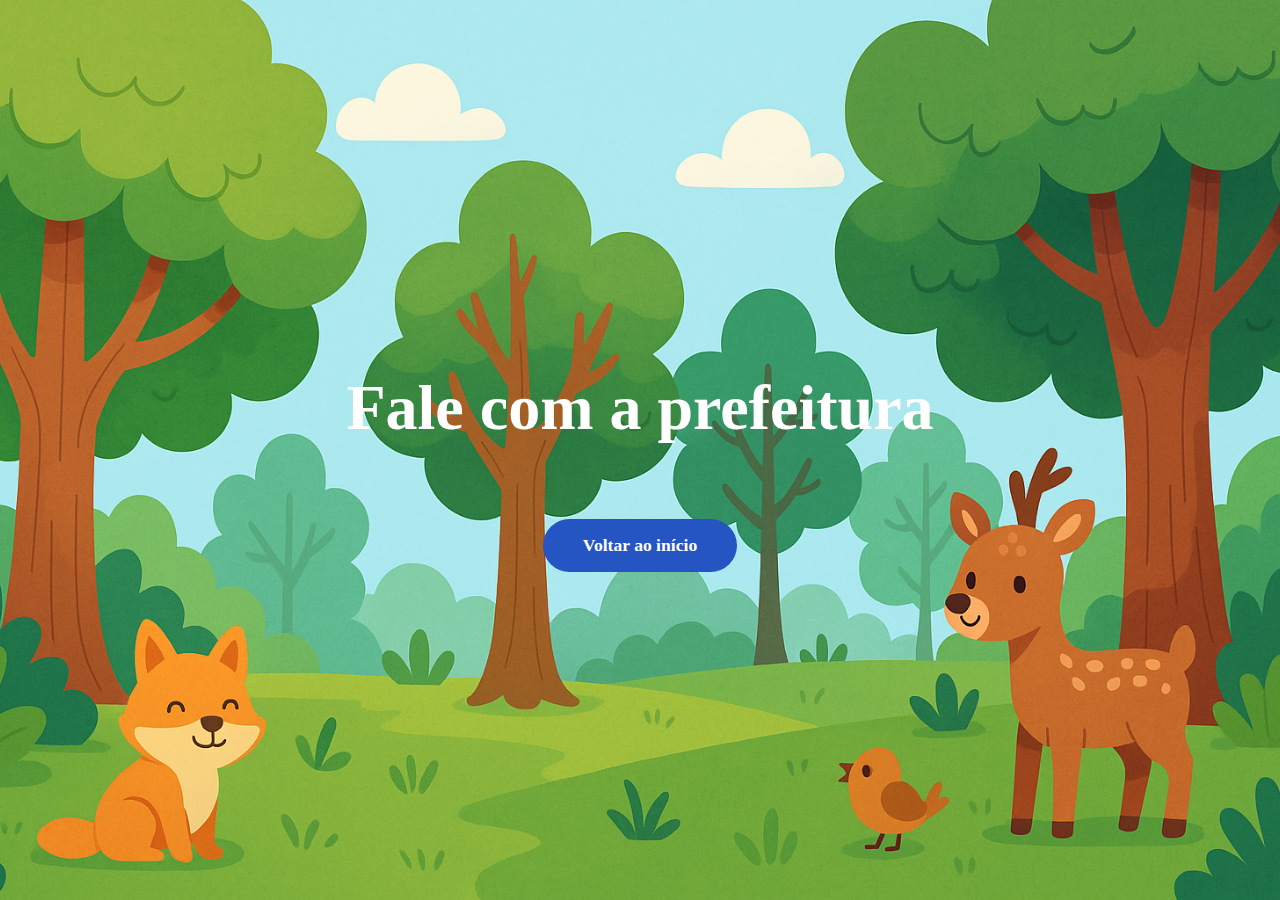
<file: SiteGoio/fale-com-a-prefeitura.html>
<!DOCTYPE html>
<html lang="pt-BR">
<head>
    <meta charset="UTF-8">
    <title>Fale com a prefeitura</title>
    <style>
        body {
            background: url('funfofof.png') center center / cover no-repeat fixed;
            color: #fff;
            text-align: center;
            font-size: 2rem;
            height: 100vh;
            margin: 0;
            display: flex;
            flex-direction: column;
            justify-content: center;
            align-items: center;
        }
        .voltar-btn {
            margin-top: 32px;
            font-size: 1.1rem;
            padding: 1rem 2.5rem;
            border: none;
            border-radius: 30px;
            background: #2455c3;
            color: #fff;
            font-weight: bold;
            cursor: pointer;
            text-decoration: none;
        }
    </style>
</head>
<body>
    <h1>Fale com a prefeitura</h1>
    <a class="voltar-btn" href="index.html">Voltar ao início</a>
</body>
</html>
</file>
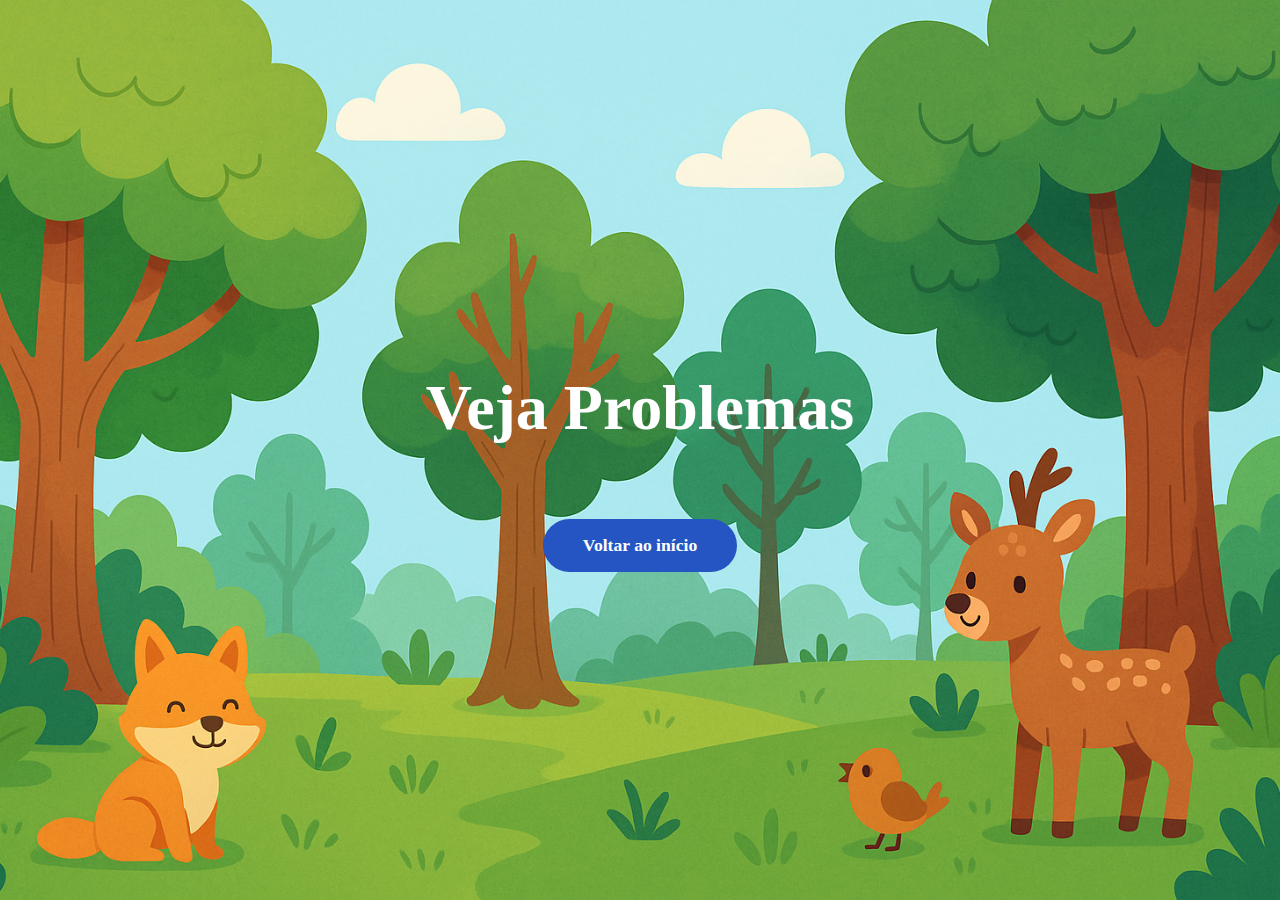
<file: SiteGoio/veja-problemas.html>
<!DOCTYPE html>
<html lang="pt-BR">
<head>
    <meta charset="UTF-8">
    <title>Veja Problemas</title>
    <style>
        body {
            background: url('funfofof.png') center center / cover no-repeat fixed;
            color: #fff;
            font-size: 2rem;
            height: 100vh;
            margin: 0;
            display: flex;
            flex-direction: column;
            justify-content: center;
            align-items: center;
        }
        .voltar-btn {
            margin-top: 32px;
            font-size: 1.1rem;
            padding: 1rem 2.5rem;
            border: none;
            border-radius: 30px;
            background: #2455c3;
            color: #fff;
            font-weight: bold;
            cursor: pointer;
            text-decoration: none;
        }
    </style>
</head>
<body>
    <h1>Veja Problemas</h1>
    <a class="voltar-btn" href="index.html">Voltar ao início</a>
</body>
</html>
</file>
<file: style.css>
/* ----- Login Styles permanecem iguais ----- */
body {
    background: linear-gradient(135deg, #667eea 0%, #764ba2 100%);
    height: 100vh;
    display: flex;
    align-items: center;
    justify-content: center;
    margin: 0;
    font-family: 'Segoe UI', Arial, sans-serif;
}
.login-container {
    background: #fff;
    border-radius: 20px;
    box-shadow: 0 10px 32px rgba(44, 62, 80, 0.2);
    padding: 48px 36px;
    max-width: 340px;
    width: 100%;
}
.login-form h2 {
    margin: 0 0 12px 0;
    font-weight: 700;
    color: #667eea;
    text-align: center;
}
.login-msg {
    text-align: center;
    color: #555;
    margin-bottom: 24px;
}
.input-group { margin-bottom: 22px; }
.input-group label { display: block; font-size: 15px; color: #555; margin-bottom: 6px; }
.input-group input {
    width: 100%;
    padding: 10px 12px;
    border-radius: 8px;
    border: 1px solid #ccd6f6;
    font-size: 16px;
    background: #f5f6fa;
    transition: border 0.2s;
}
.input-group input:focus { outline: none; border: 1.5px solid #667eea; background: #fff; }
button[type="submit"] {
    width: 100%;
    background: linear-gradient(90deg, #667eea 30%, #764ba2 100%);
    color: #fff;
    font-size: 17px;
    padding: 12px;
    border: none;
    border-radius: 8px;
    cursor: pointer;
    font-weight: 600;
    box-shadow: 0 4px 16px rgba(102, 126, 234, 0.15);
    transition: background 0.2s;
}
button[type="submit"]:hover {
    background: linear-gradient(90deg, #764ba2 10%, #667eea 100%);
}
.error-msg {
    color: #d43f3f;
    font-size: 15px;
    text-align: center;
    margin-top: 18px;
    min-height: 18px;
}
.carousel-btn {
    width: 100%;
    background: none;
    border: 2px solid #667eea;
    color: #667eea;
    border-radius: 8px;
    padding: 12px 0;
    margin-top: 22px;
    font-size: 16px;
    cursor: pointer;
    font-weight: 700;
    transition: background 0.2s, color 0.2s;
}
.carousel-btn:hover {
    background: #667eea;
    color: #fff;
}
/* ----- Carousel Styles ----- */
.carousel-container {
    background: #fff;
    border-radius: 24px;
    box-shadow: 0 10px 32px rgba(44, 62, 80, .13);
    padding: 36px 26px;
    max-width: 460px;
    width: 100%;
    text-align: center;
    display: flex;
    flex-direction: column;
    align-items: center;
}
.carousel {
    position: relative;
    width: 350px;
    height: 220px;
    margin: 24px 0;
    background: #f5f6fa;
    border-radius: 16px;
    overflow: hidden;
    box-shadow: 0 2px 12px rgba(102, 126, 234, 0.10);
}
.carousel-img {
    position: absolute;
    top: 0;
    left: 0;
    width: 350px;
    height: 220px;
    object-fit: cover;
    opacity: 0;
    transition: opacity 0.4s;
    border-radius: 16px;
}
.carousel-img.active {
    opacity: 1;
    z-index: 1;
}
.carousel-controls {
    margin: 16px 0;
}
.carousel-controls button {
    background: #667eea;
    border: none;
    color: #fff;
    font-size: 22px;
    border-radius: 50%;
    width: 36px;
    height: 36px;
    margin: 0 10px;
    cursor: pointer;
    transition: background 0.2s;
}
.carousel-controls button:hover {
    background: #764ba2;
}
.back-btn {
    margin-top: 16px;
    background: none;
    border: 1.5px solid #764ba2;
    color: #764ba2;
    padding: 10px 20px;
    border-radius: 8px;
    cursor: pointer;
    font-weight: 600;
    font-size: 15px;
    transition: background 0.2s, color 0.2s;
}
.back-btn:hover {
    background: #764ba2;
    color: #fff;
}
@media (max-width: 540px) {
    .carousel-container { padding: 16px 0; max-width: 100vw; border-radius: 0; }
    .carousel { width: 96vw; height: 33vw; min-height: 160px; }
    .carousel-img { width: 96vw; height: 33vw; min-height: 160px; }
}
</file>
